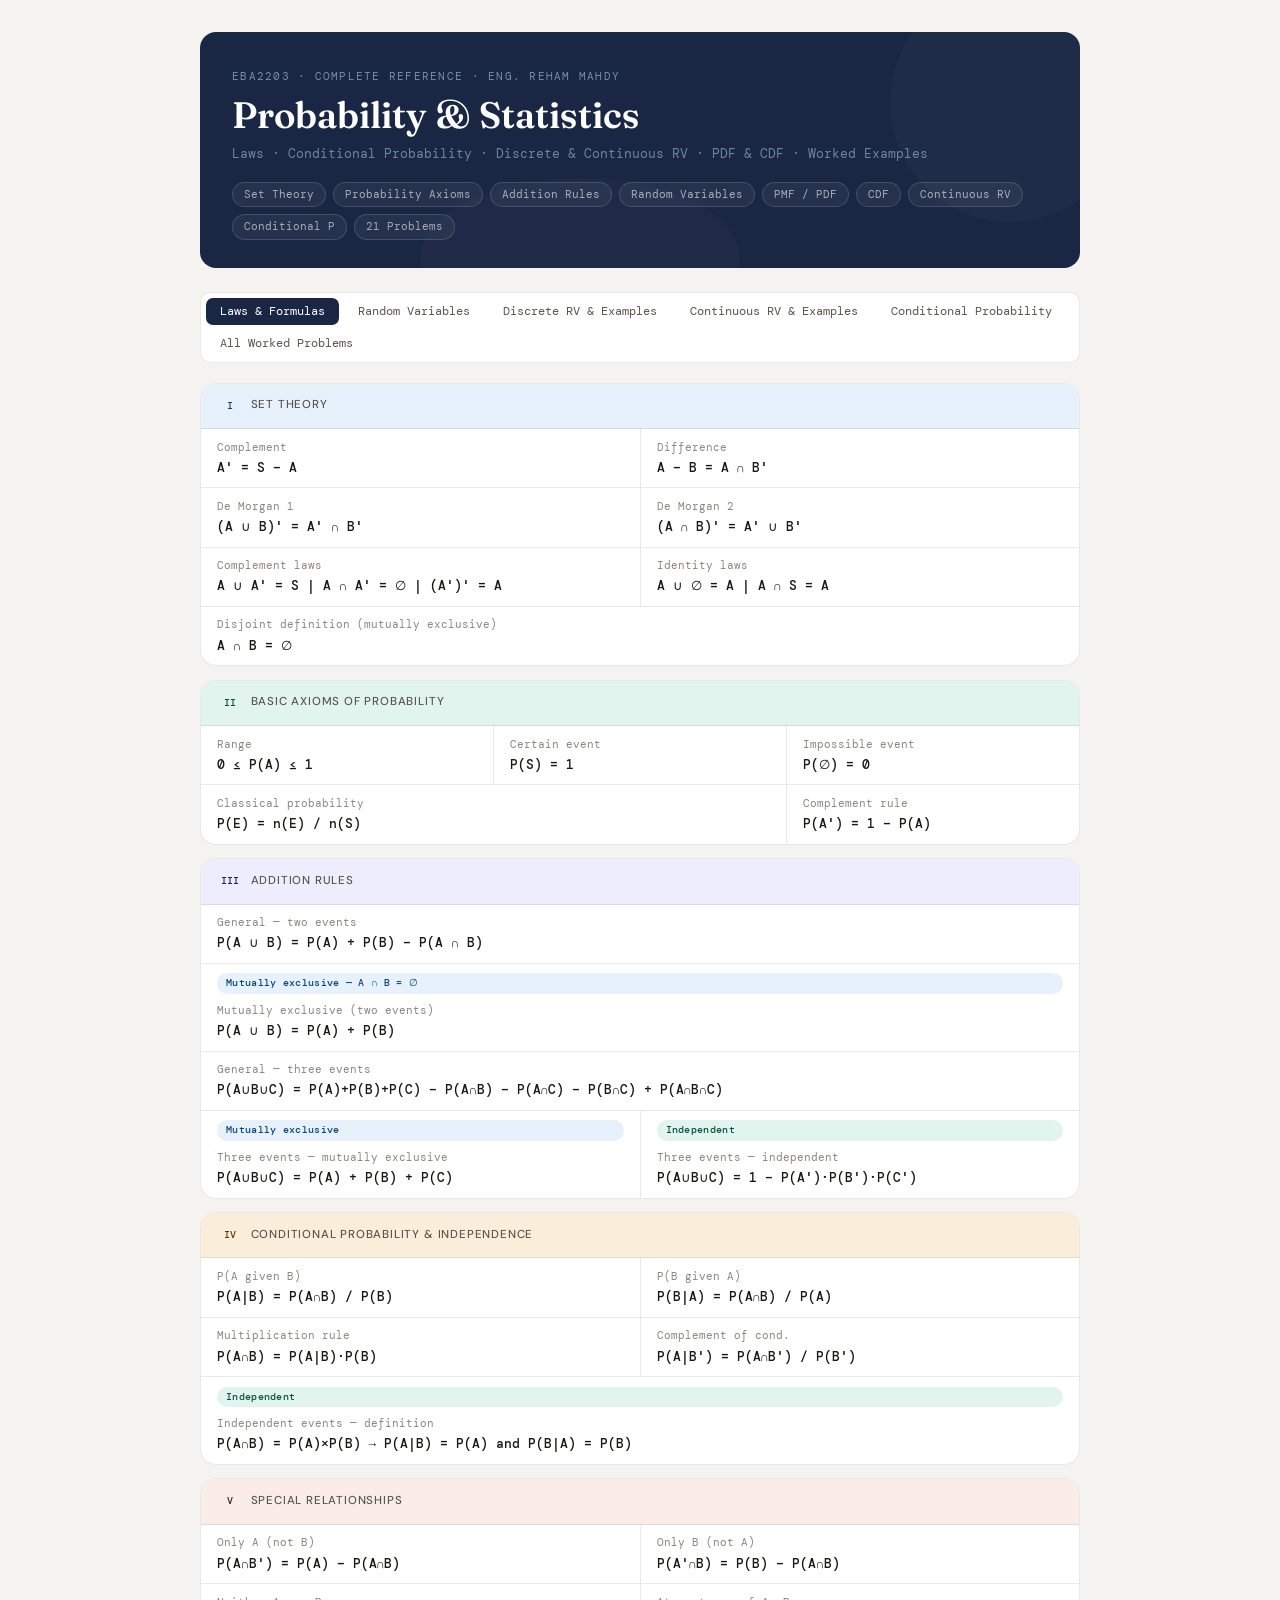
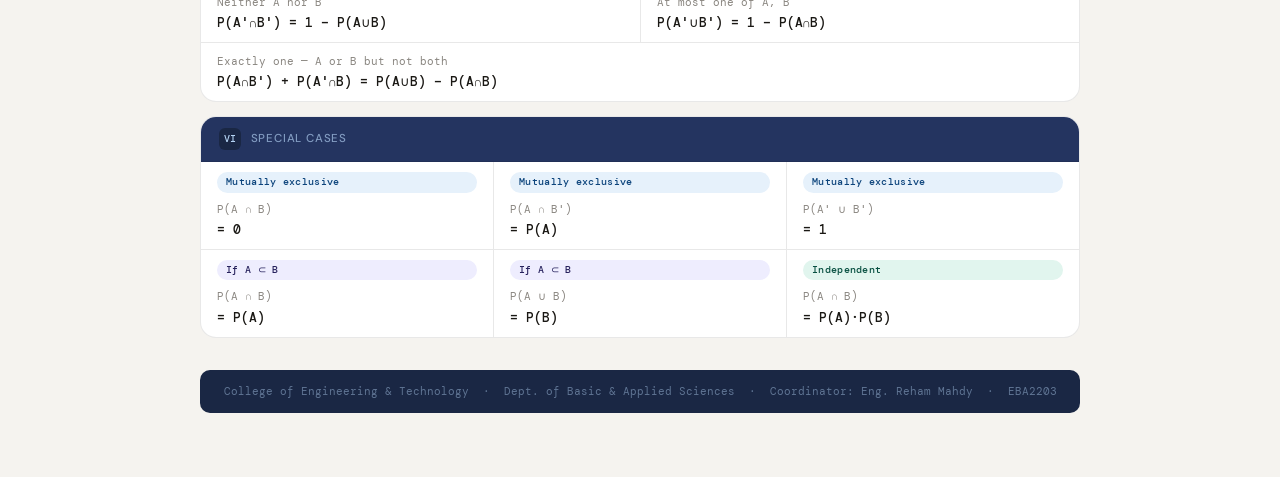
<file: index.html>
<!DOCTYPE html>
<html lang="en">
<head>
  <meta charset="UTF-8" />
  <meta name="viewport" content="width=device-width, initial-scale=1.0" />
  <title>Probability & Statistics — Complete Reference</title>
  <link rel="preconnect" href="https://fonts.googleapis.com" />
  <link href="https://fonts.googleapis.com/css2?family=DM+Mono:wght@300;400;500&family=Fraunces:ital,opsz,wght@0,9..144,300;0,9..144,600;1,9..144,400&family=DM+Sans:wght@300;400;500&display=swap" rel="stylesheet" />
  <link rel="stylesheet" href="style.css" />
</head>
<body>

  <div class="wrap">

    <!-- HERO -->
    <header class="hero">
      <div class="hero-label">EBA2203 · Complete Reference · Eng. Reham Mahdy</div>
      <h1>Probability &amp; Statistics</h1>
      <p class="hero-sub">Laws · Conditional Probability · Discrete &amp; Continuous RV · PDF &amp; CDF · Worked Examples</p>
      <div class="hero-tags" id="heroTags"></div>
    </header>

    <!-- TAB NAV -->
    <nav class="tabs" id="tabNav"></nav>

    <!-- PANELS -->
    <main id="panels"></main>

    <footer class="footer">
      College of Engineering &amp; Technology &nbsp;·&nbsp;
      Dept. of Basic &amp; Applied Sciences &nbsp;·&nbsp;
      Coordinator: Eng. Reham Mahdy &nbsp;·&nbsp; EBA2203
    </footer>

  </div>

  <script src="data.js"></script>
  <script src="app.js"></script>
</body>
</html>
</file>
<file: style.css>
/* ── TOKENS ───────────────────────────────────────────── */
:root {
  --bg:        #f5f3ef;
  --bg2:       #ffffff;
  --bg3:       #edeae3;
  --text:      #1a1814;
  --text2:     #5a5650;
  --text3:     #8a8680;
  --border:    rgba(0,0,0,0.09);
  --border2:   rgba(0,0,0,0.16);

  --navy:      #1a2744;
  --navy2:     #243460;

  --blue:      #185FA5;
  --blue-l:    #E6F1FB;
  --blue-t:    #0C447C;

  --teal:      #0F6E56;
  --teal-l:    #E1F5EE;
  --teal-t:    #085041;

  --purple:    #3C3489;
  --purple-l:  #EEEDFE;
  --purple-t:  #26215C;

  --amber:     #854F0B;
  --amber-l:   #FAEEDA;
  --amber-t:   #633806;

  --coral:     #993C1D;
  --coral-l:   #FAECE7;
  --coral-t:   #4A1B0C;

  --green:     #3B6D11;
  --green-l:   #EAF3DE;
  --green-t:   #27500A;

  --mono: 'DM Mono', 'Courier New', monospace;
  --sans: 'DM Sans', system-ui, sans-serif;
  --serif: 'Fraunces', Georgia, serif;

  --r:  10px;
  --rl: 16px;
}

@media (prefers-color-scheme: dark) {
  :root {
    --bg:        #131210;
    --bg2:       #1c1a17;
    --bg3:       #242118;
    --text:      #f0ece4;
    --text2:     #a09c94;
    --text3:     #706c64;
    --border:    rgba(255,255,255,0.07);
    --border2:   rgba(255,255,255,0.14);
    --navy:      #0e1628;
    --navy2:     #182040;
    --blue:      #378ADD;
    --blue-l:    #0c1e36;
    --blue-t:    #85B7EB;
    --teal:      #1D9E75;
    --teal-l:    #061e16;
    --teal-t:    #5DCAA5;
    --purple:    #7F77DD;
    --purple-l:  #110f2e;
    --purple-t:  #AFA9EC;
    --amber:     #EF9F27;
    --amber-l:   #1e1004;
    --amber-t:   #FAC775;
    --coral:     #D85A30;
    --coral-l:   #1c0a04;
    --coral-t:   #F0997B;
    --green:     #639922;
    --green-l:   #141f06;
    --green-t:   #97C459;
  }
}

/* ── RESET ────────────────────────────────────────────── */
*, *::before, *::after { box-sizing: border-box; margin: 0; padding: 0; }
html { scroll-behavior: smooth; }
body {
  font-family: var(--sans);
  background: var(--bg);
  color: var(--text);
  font-size: 15px;
  line-height: 1.65;
}

/* ── LAYOUT ───────────────────────────────────────────── */
.wrap {
  max-width: 920px;
  margin: 0 auto;
  padding: 2rem 1.25rem 4rem;
}

/* ── HERO ─────────────────────────────────────────────── */
.hero {
  background: var(--navy);
  border-radius: var(--rl);
  padding: 2.25rem 2rem 1.75rem;
  margin-bottom: 1.5rem;
  position: relative;
  overflow: hidden;
}
.hero::before {
  content: '';
  position: absolute;
  top: -50px; right: -50px;
  width: 240px; height: 240px;
  border-radius: 50%;
  background: rgba(255,255,255,0.025);
  pointer-events: none;
}
.hero::after {
  content: '';
  position: absolute;
  bottom: -70px; left: 25%;
  width: 320px; height: 160px;
  border-radius: 50%;
  background: rgba(255,255,255,0.015);
  pointer-events: none;
}
.hero-label {
  font-family: var(--mono);
  font-size: 10.5px;
  color: rgba(180,210,244,0.6);
  letter-spacing: .12em;
  text-transform: uppercase;
  margin-bottom: .5rem;
}
.hero h1 {
  font-family: var(--serif);
  font-weight: 600;
  font-size: clamp(1.5rem, 4vw, 2.3rem);
  color: #fff;
  line-height: 1.2;
  margin-bottom: .4rem;
}
.hero-sub {
  font-size: 12.5px;
  color: rgba(180,210,244,0.55);
  font-family: var(--mono);
}
.hero-tags {
  display: flex;
  flex-wrap: wrap;
  gap: 7px;
  margin-top: 1.1rem;
}
.hero-tag {
  font-family: var(--mono);
  font-size: 10.5px;
  padding: 3px 11px;
  border-radius: 999px;
  border: .5px solid rgba(255,255,255,0.14);
  color: rgba(255,255,255,0.6);
  background: rgba(255,255,255,0.05);
  cursor: pointer;
  text-decoration: none;
  transition: all .15s;
  user-select: none;
}
.hero-tag:hover { background: rgba(255,255,255,0.12); color: #fff; }

/* ── TABS ─────────────────────────────────────────────── */
.tabs {
  display: flex;
  gap: 5px;
  flex-wrap: wrap;
  margin-bottom: 1.25rem;
  background: var(--bg2);
  border: .5px solid var(--border);
  border-radius: var(--r);
  padding: 5px;
}
.tab-btn {
  font-family: var(--mono);
  font-size: 11.5px;
  padding: 6px 14px;
  border-radius: 7px;
  border: none;
  background: transparent;
  color: var(--text2);
  cursor: pointer;
  transition: all .15s;
  white-space: nowrap;
}
.tab-btn:hover { background: var(--bg3); color: var(--text); }
.tab-btn.active { background: var(--navy); color: #fff; }

/* ── PANEL ────────────────────────────────────────────── */
.panel { display: none; }
.panel.active { display: block; }

/* ── SECTION CARD ─────────────────────────────────────── */
.card {
  background: var(--bg2);
  border: .5px solid var(--border);
  border-radius: var(--rl);
  margin-bottom: .85rem;
  overflow: hidden;
}
.card-head {
  display: flex;
  align-items: center;
  gap: 10px;
  padding: .7rem 1.1rem;
  border-bottom: .5px solid var(--border);
}
.card-num {
  font-family: var(--mono);
  font-size: 10px;
  font-weight: 500;
  width: 22px; height: 22px;
  border-radius: 6px;
  display: flex; align-items: center; justify-content: center;
  flex-shrink: 0;
}
.card-title {
  font-family: var(--sans);
  font-size: 11.5px;
  font-weight: 500;
  text-transform: uppercase;
  letter-spacing: .07em;
  color: var(--text2);
}

/* card colour themes */
.c-blue   .card-head { background: var(--blue-l); }
.c-blue   .card-num  { background: var(--blue-l); color: var(--blue-t); }
.c-teal   .card-head { background: var(--teal-l); }
.c-teal   .card-num  { background: var(--teal-l); color: var(--teal-t); }
.c-purple .card-head { background: var(--purple-l); }
.c-purple .card-num  { background: var(--purple-l); color: var(--purple-t); }
.c-amber  .card-head { background: var(--amber-l); }
.c-amber  .card-num  { background: var(--amber-l); color: var(--amber-t); }
.c-coral  .card-head { background: var(--coral-l); }
.c-coral  .card-num  { background: var(--coral-l); color: var(--coral-t); }
.c-green  .card-head { background: var(--green-l); }
.c-green  .card-num  { background: var(--green-l); color: var(--green-t); }
.c-navy   .card-head { background: var(--navy2); }
.c-navy   .card-num  { background: var(--navy); color: #B5D4F4; }
.c-navy   .card-title { color: rgba(180,210,244,.65); }

/* ── FORMULA GRID ─────────────────────────────────────── */
.fgrid {
  display: grid;
  grid-template-columns: repeat(2, minmax(0,1fr));
  gap: 1px;
  background: var(--border);
}
.fgrid.g1 { grid-template-columns: 1fr; }
.fgrid.g3 { grid-template-columns: repeat(3, minmax(0,1fr)); }
.fgrid.g4 { grid-template-columns: repeat(4, minmax(0,1fr)); }

.fc {
  background: var(--bg2);
  padding: .6rem 1rem;
  display: flex;
  flex-direction: column;
  gap: 3px;
}
.fc.s2 { grid-column: span 2; }
.fc.s3 { grid-column: span 3; }
.fc.s4 { grid-column: span 4; }

.fl { font-size: 10.5px; color: var(--text3); font-family: var(--mono); }
.fe { font-family: var(--mono); font-size: 12.5px; font-weight: 500; color: var(--text); line-height: 1.5; }
.fn { font-size: 10px; color: var(--text3); margin-top: 2px; font-style: italic; }

/* ── TAGS ─────────────────────────────────────────────── */
.tag {
  display: inline-block;
  font-family: var(--mono);
  font-size: 10px;
  font-weight: 500;
  padding: 2px 9px;
  border-radius: 999px;
  margin-bottom: 5px;
  letter-spacing: .03em;
}
.tag-blue   { background: var(--blue-l);   color: var(--blue-t); }
.tag-teal   { background: var(--teal-l);   color: var(--teal-t); }
.tag-purple { background: var(--purple-l); color: var(--purple-t); }
.tag-amber  { background: var(--amber-l);  color: var(--amber-t); }
.tag-coral  { background: var(--coral-l);  color: var(--coral-t); }
.tag-green  { background: var(--green-l);  color: var(--green-t); }
.tag-navy   { background: var(--navy);     color: #B5D4F4; }

/* ── QUESTION BLOCK ───────────────────────────────────── */
.qb { margin-bottom: .85rem; }

.qh {
  display: grid;
  grid-template-columns: auto 1fr;
  gap: 10px;
  align-items: start;
  background: var(--blue-l);
  border-radius: var(--r) var(--r) 0 0;
  padding: .65rem 1rem;
}
.qh.th-teal   { background: var(--teal-l); }
.qh.th-amber  { background: var(--amber-l); }
.qh.th-green  { background: var(--green-l); }
.qh.th-purple { background: var(--purple-l); }
.qh.th-coral  { background: var(--coral-l); }

.qn {
  font-family: var(--mono);
  font-size: 11px;
  font-weight: 500;
  color: var(--blue-t);
  white-space: nowrap;
  padding-top: 1px;
}
.qh.th-teal   .qn { color: var(--teal-t); }
.qh.th-amber  .qn { color: var(--amber-t); }
.qh.th-green  .qn { color: var(--green-t); }
.qh.th-purple .qn { color: var(--purple-t); }
.qh.th-coral  .qn { color: var(--coral-t); }

.qt { font-size: 13px; color: var(--text); line-height: 1.5; }

.qbody {
  background: var(--bg2);
  border: .5px solid var(--border);
  border-top: none;
  border-radius: 0 0 var(--r) var(--r);
  overflow: hidden;
}
.qnote {
  padding: .45rem 1rem;
  font-size: 11.5px;
  color: var(--text2);
  border-bottom: .5px solid var(--border);
  font-style: italic;
}

/* ── ANSWER TABLE ─────────────────────────────────────── */
.at { width: 100%; border-collapse: collapse; }
.at tr { border-bottom: .5px solid var(--border); }
.at tr:last-child { border-bottom: none; }
.at td { padding: .42rem 1rem; vertical-align: middle; }
.ap {
  font-family: var(--mono);
  font-size: 11px;
  font-weight: 500;
  color: var(--teal-t);
  white-space: nowrap;
  width: 22%;
  background: rgba(0,0,0,.018);
}
.av { font-family: var(--mono); font-size: 12px; color: var(--text); line-height: 1.6; }
@media (prefers-color-scheme: dark) { .ap { background: rgba(255,255,255,.02); } }

/* ── DISTRIBUTION TABLE ───────────────────────────────── */
.dw { overflow-x: auto; padding: .75rem 1rem; }
.dt { width: 100%; border-collapse: collapse; font-family: var(--mono); font-size: 12px; }
.dt th {
  background: var(--navy); color: #B5D4F4;
  font-weight: 500; padding: 6px 9px;
  text-align: center;
  border: .5px solid rgba(255,255,255,.08);
}
.dt td { text-align: center; padding: 5px 9px; border: .5px solid var(--border); color: var(--text); }
.dt tr:nth-child(even) td { background: var(--bg3); }
.dt .rl { color: var(--teal); font-weight: 500; text-align: left; }
.dt .fr td { color: var(--teal); }

/* ── CDF TABLE ────────────────────────────────────────── */
.cw { padding: .6rem 1rem; }
.ct { width: 100%; border-collapse: collapse; font-family: var(--mono); font-size: 12px; }
.ct th {
  background: var(--navy); color: #B5D4F4;
  font-weight: 500; padding: 6px 12px;
  text-align: left;
  border: .5px solid rgba(255,255,255,.08);
}
.ct td { padding: 5px 12px; border: .5px solid var(--border); }
.ct tr:nth-child(even) td { background: var(--bg3); }
.cv { color: var(--teal); font-weight: 500; text-align: center; width: 28%; }
.cc { color: var(--text); }

/* ── TYPE COMPARE ─────────────────────────────────────── */
.two { display: grid; grid-template-columns: 1fr 1fr; gap: .85rem; padding: .75rem 1rem; }
.type-box { border-radius: var(--r); padding: .85rem 1rem; }
.type-box h4 { font-size: 12px; font-weight: 500; margin-bottom: .35rem; }
.type-box p  { font-size: 12px; color: var(--text2); line-height: 1.5; }
.type-box ul { font-size: 12px; color: var(--text2); line-height: 1.7; padding-left: 1rem; }
.tb2 { background: var(--blue-l); }
.tb2 h4 { color: var(--blue-t); }
.tt2 { background: var(--teal-l); }
.tt2 h4 { color: var(--teal-t); }

/* ── INLINE NOTE ──────────────────────────────────────── */
.inline-note {
  padding: .45rem 1rem;
  font-family: var(--mono);
  font-size: 12px;
  color: var(--teal);
  border-top: .5px solid var(--border);
}

/* ── CONTINUOUS BOX ───────────────────────────────────── */
.cont-box {
  background: var(--green-l);
  border-radius: var(--r);
  padding: .85rem 1rem;
  margin: .5rem 1rem .75rem;
}
.cont-box h4 { font-size: 11.5px; font-weight: 500; color: var(--green-t); margin-bottom: .4rem; font-family: var(--mono); }
.cont-box .fe { font-size: 12px; }

/* ── SPACERS ──────────────────────────────────────────── */
.gap   { height: 1.1rem; }
.gap-s { height: .55rem; }

/* ── FOOTER ───────────────────────────────────────────── */
.footer {
  background: var(--navy);
  border-radius: var(--r);
  padding: .8rem 1.25rem;
  text-align: center;
  font-family: var(--mono);
  font-size: 10.5px;
  color: rgba(180,210,244,.45);
  margin-top: 2rem;
}

/* ── RESPONSIVE ───────────────────────────────────────── */
@media (max-width: 600px) {
  .fgrid.g3, .fgrid.g4 { grid-template-columns: 1fr 1fr; }
  .two { grid-template-columns: 1fr; }
  .fc.s2, .fc.s3, .fc.s4 { grid-column: span 1; }
}

/* ── FORMULA HIGHLIGHTS (new — additive only) ─────────── */
.formula-hot,
.formula-key,
.formula-danger {
  font-family: var(--mono);
  font-size: 12.5px;
  font-weight: 500;
  line-height: 1.5;
  padding: 5px 10px;
  border-radius: var(--r);
  display: inline-block;
  box-shadow: 0 1px 4px rgba(0,0,0,0.06);
}

/* hot — amber: important formula */
.formula-hot {
  background: var(--amber-l);
  color: var(--amber-t);
  border: 1px solid rgba(133, 79, 11, 0.18);
}

/* key — teal: definition / core identity */
.formula-key {
  background: var(--teal-l);
  color: var(--teal-t);
  border: 1px solid rgba(15, 110, 86, 0.18);
}

/* danger — coral: rule that students commonly misapply */
.formula-danger {
  background: var(--coral-l);
  color: var(--coral-t);
  border: 1px solid rgba(153, 60, 29, 0.18);
}

@media (prefers-color-scheme: dark) {
  .formula-hot    { border-color: rgba(239,159,39,0.22);  box-shadow: 0 1px 6px rgba(0,0,0,0.25); }
  .formula-key    { border-color: rgba(29,158,117,0.22);  box-shadow: 0 1px 6px rgba(0,0,0,0.25); }
  .formula-danger { border-color: rgba(216,90,48,0.22);   box-shadow: 0 1px 6px rgba(0,0,0,0.25); }
}
</file>
